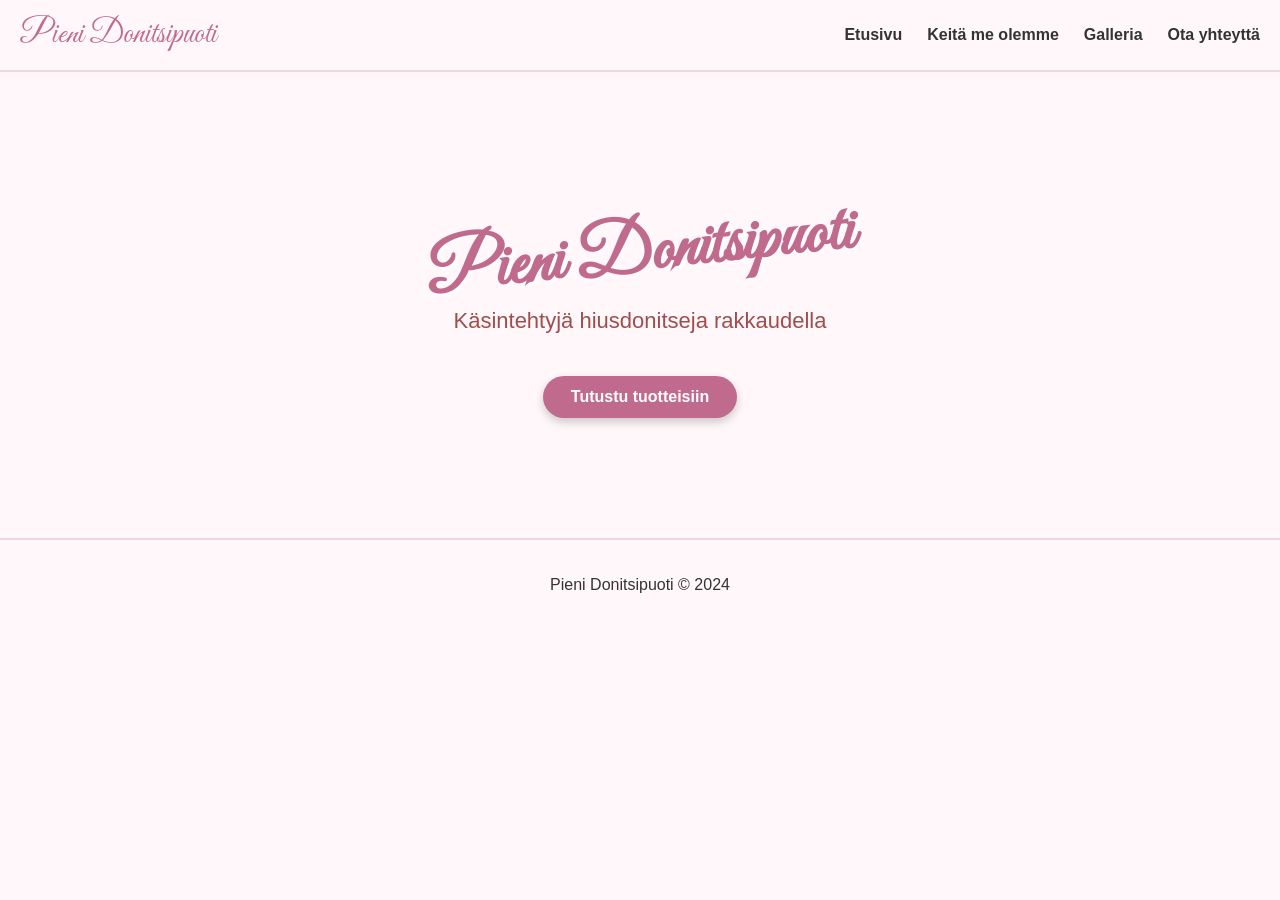
<file: index.html>
<!DOCTYPE html>
<html lang="fi">
<head>
  <meta charset="UTF-8">
  <meta name="viewport" content="width=device-width, initial-scale=1.0">
  <title>Pieni Donitsipuoti</title>

  <link rel="stylesheet" href="style.css">
  <link href="https://fonts.googleapis.com/css2?family=Great+Vibes&display=swap" rel="stylesheet">
</head>

<body>

<header>
  <nav class="navbar">
    <div class="nav-brand">Pieni Donitsipuoti</div>

    <button class="menu-toggle" aria-label="Valikko">☰</button>

    <ul class="nav-links">
      <li><a href="index.html">Etusivu</a></li>
      <li><a href="about.html">Keitä me olemme</a></li>
      <li><a href="gallery.html">Galleria</a></li>
      <li><a href="contact.html">Ota yhteyttä</a></li>
    </ul>
  </nav>
</header>

<!-- DONITSISADE -->
<div class="donitsi-sade">
  <img src="Scrunchie1.png" class="donitsi d1">
  <img src="Scrunchie2.png" class="donitsi d2">
  <img src="Scrunchie3.png" class="donitsi d3">
</div>

<!-- HERO -->
<section class="hero">
  <h1 class="hero-title">Pieni Donitsipuoti</h1>
  <p class="hero-subtitle">Käsintehtyjä hiusdonitseja rakkaudella</p>
  <a href="gallery.html" class="hero-btn">Tutustu tuotteisiin</a>
</section>

<footer class="footer">
  <p>Pieni Donitsipuoti © 2024</p>
</footer>

<script>
  const menuBtn = document.querySelector('.menu-toggle');
  const navLinks = document.querySelector('.nav-links');

  menuBtn.addEventListener('click', () => {
    navLinks.classList.toggle('show');
  });
</script>

</body>
</html>
</file>
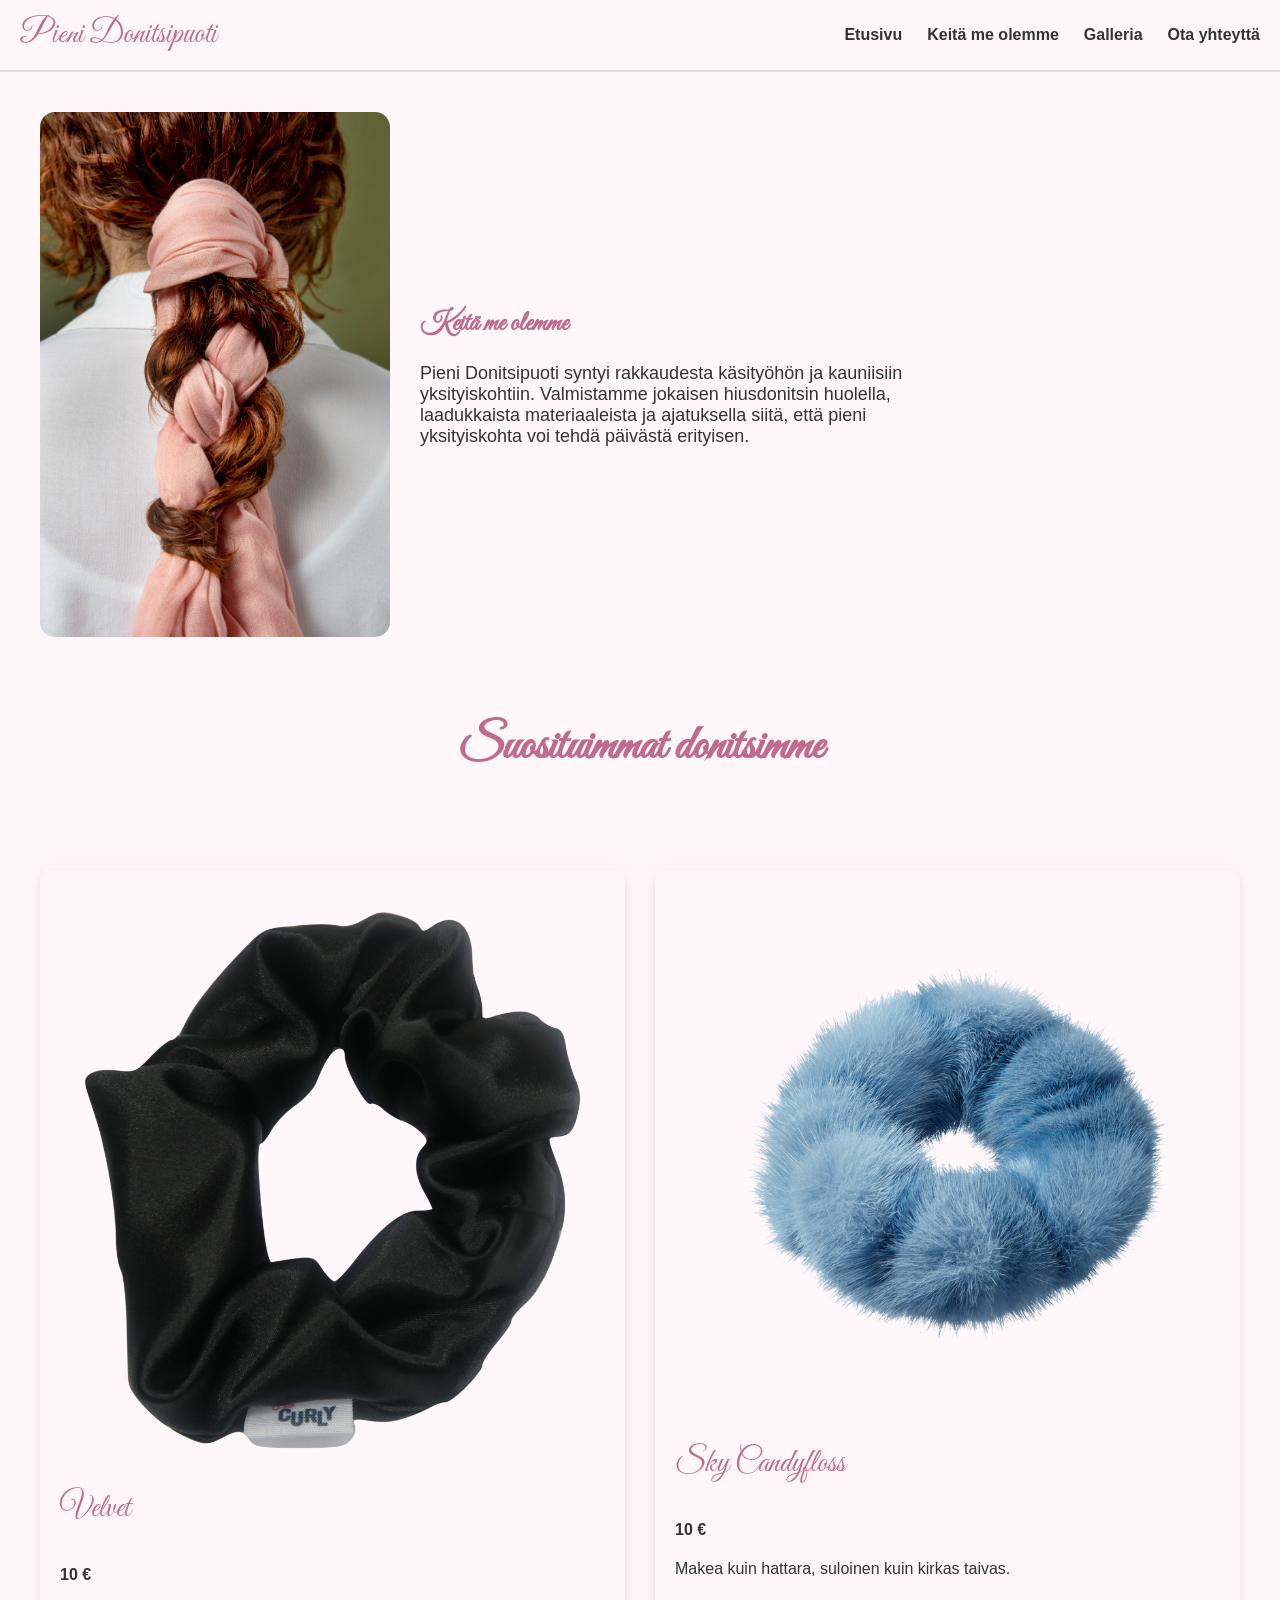
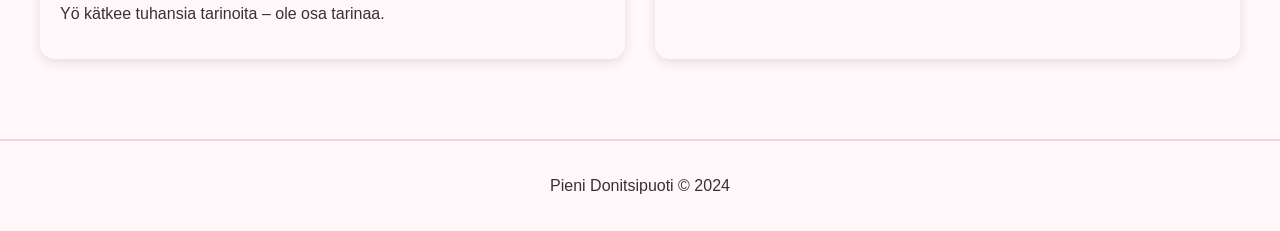
<file: about.html>
<!DOCTYPE html>
<html lang="fi">
<head>
  <meta charset="UTF-8">
  <meta name="viewport" content="width=device-width, initial-scale=1.0">
  <title>Keitä me olemme – Pieni Donitsipuoti</title>

  <link rel="stylesheet" href="style.css">
  <link href="https://fonts.googleapis.com/css2?family=Great+Vibes&display=swap" rel="stylesheet">
</head>

<body>

<header>
  <nav class="navbar">
    <div class="nav-brand">Pieni Donitsipuoti</div>

    <button class="menu-toggle" aria-label="Valikko">☰</button>

    <ul class="nav-links">
      <li><a href="index.html">Etusivu</a></li>
      <li><a href="about.html">Keitä me olemme</a></li>
      <li><a href="gallery.html">Galleria</a></li>
      <li><a href="contact.html">Ota yhteyttä</a></li>
    </ul>
  </nav>
</header>

<main>

<div class="about-wrapper">
  <img src="young-woman-wearing-handkerchief-as-hair-accessory.jpg" class="about-img">

  <div class="about-box">
    <h2>Keitä me olemme</h2>
    <p>
      Pieni Donitsipuoti syntyi rakkaudesta käsityöhön ja kauniisiin yksityiskohtiin.
      Valmistamme jokaisen hiusdonitsin huolella, laadukkaista materiaaleista ja
      ajatuksella siitä, että pieni yksityiskohta voi tehdä päivästä erityisen.
    </p>
  </div>
</div>

<h3 class="gallery-title">Suosituimmat donitsimme</h3>

<div class="gallery-container">

  <!-- Velvet -->
  <div class="gallery-item">
    <a href="gallery.html#scr1">
      <img src="Scrunchie1.png" alt="Velvet">
    </a>
    <p class="product-name">Velvet</p>
    <p class="product-price">10 €</p>
    <p class="product-desc">Yö kätkee tuhansia tarinoita – ole osa tarinaa.</p>
  </div>

  <!-- Sky Candyfloss -->
  <div class="gallery-item">
    <a href="gallery.html#scr2">
      <img src="Scrunchie2.png" alt="Sky Candyfloss">
    </a>
    <p class="product-name">Sky Candyfloss</p>
    <p class="product-price">10 €</p>
    <p class="product-desc">Makea kuin hattara, suloinen kuin kirkas taivas.</p>
  </div>

</div>

</main>

<footer class="footer">
  <p>Pieni Donitsipuoti © 2024</p>
</footer>

<script>
  const menuBtn = document.querySelector('.menu-toggle');
  const navLinks = document.querySelector('.nav-links');
  menuBtn.addEventListener('click', () => navLinks.classList.toggle('show'));
</script>

</body>
</html>
</file>
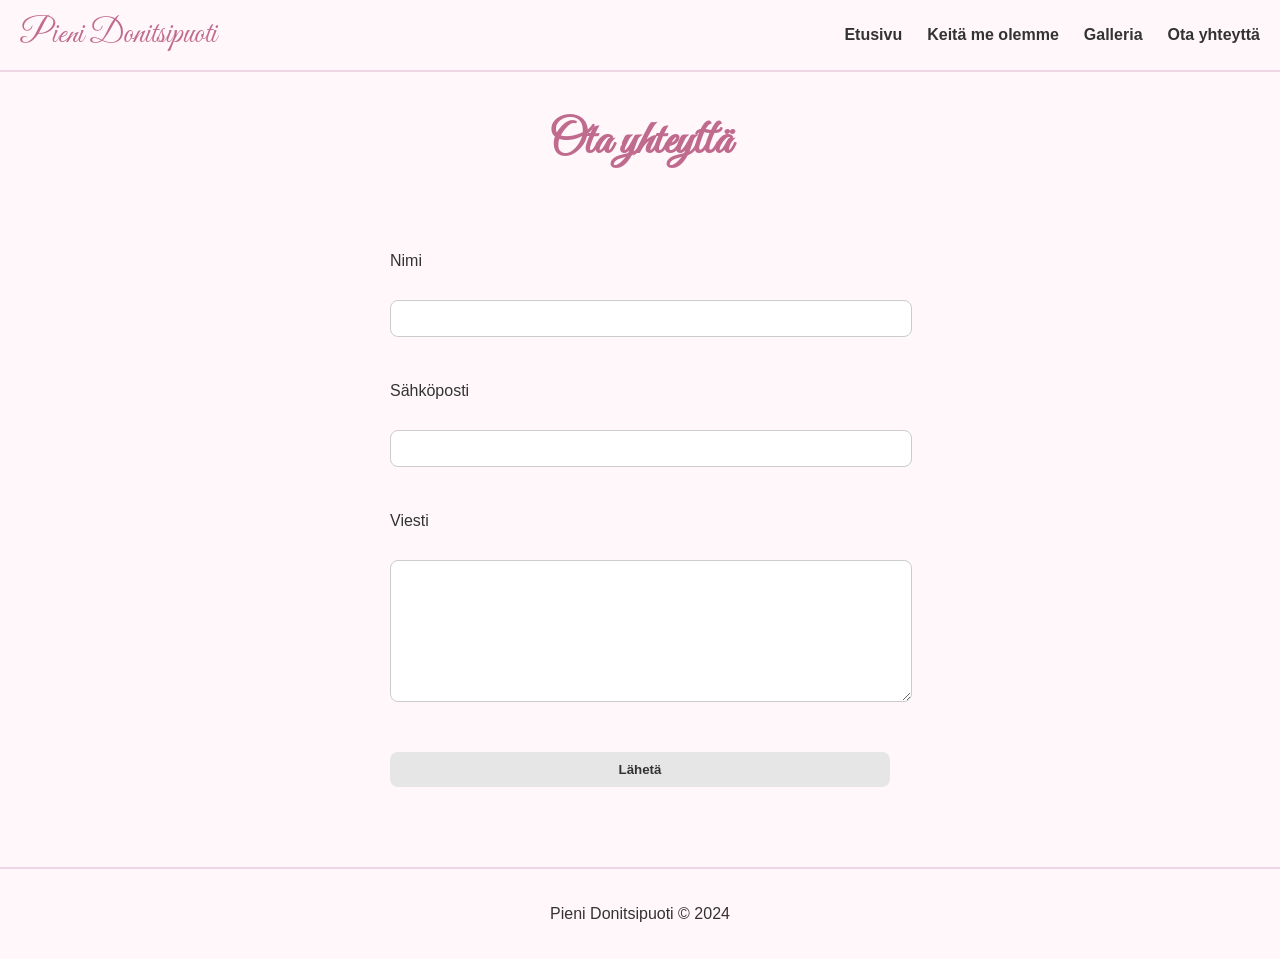
<file: contact.html>
<!DOCTYPE html>
<html lang="fi">
<head>
  <meta charset="UTF-8">
  <meta name="viewport" content="width=device-width, initial-scale=1.0">
  <title>Ota yhteyttä – Pieni Donitsipuoti</title>

  <link rel="stylesheet" href="style.css">
  <link href="https://fonts.googleapis.com/css2?family=Great+Vibes&display=swap" rel="stylesheet">
</head>

<body>

<header>
  <nav class="navbar">
    <div class="nav-brand">Pieni Donitsipuoti</div>

    <button class="menu-toggle" aria-label="Valikko">☰</button>

    <ul class="nav-links">
      <li><a href="index.html">Etusivu</a></li>
      <li><a href="about.html">Keitä me olemme</a></li>
      <li><a href="gallery.html">Galleria</a></li>
      <li><a href="contact.html">Ota yhteyttä</a></li>
    </ul>
  </nav>
</header>

<main>

<h2 class="gallery-title">Ota yhteyttä</h2>

<div class="gallery-container" style="max-width:500px; margin:auto;">

  <label>Nimi</label>
  <input type="text" style="padding:10px; border-radius:8px; border:1px solid #ccc; width:100%;">

  <label style="margin-top:15px;">Sähköposti</label>
  <input type="email" style="padding:10px; border-radius:8px; border:1px solid #ccc; width:100%;">

  <label style="margin-top:15px;">Viesti</label>
  <textarea style="padding:10px; border-radius:8px; border:1px solid #ccc; width:100%; height:120px;"></textarea>

  <button class="add-cart" style="margin-top:20px;">Lähetä</button>

</div>

</main>

<footer class="footer">
  <p>Pieni Donitsipuoti © 2024</p>
</footer>

<script>
  const menuBtn = document.querySelector('.menu-toggle');
  const navLinks = document.querySelector('.nav-links');
  menuBtn.addEventListener('click', () => navLinks.classList.toggle('show'));
</script>

</body>
</html>
</file>
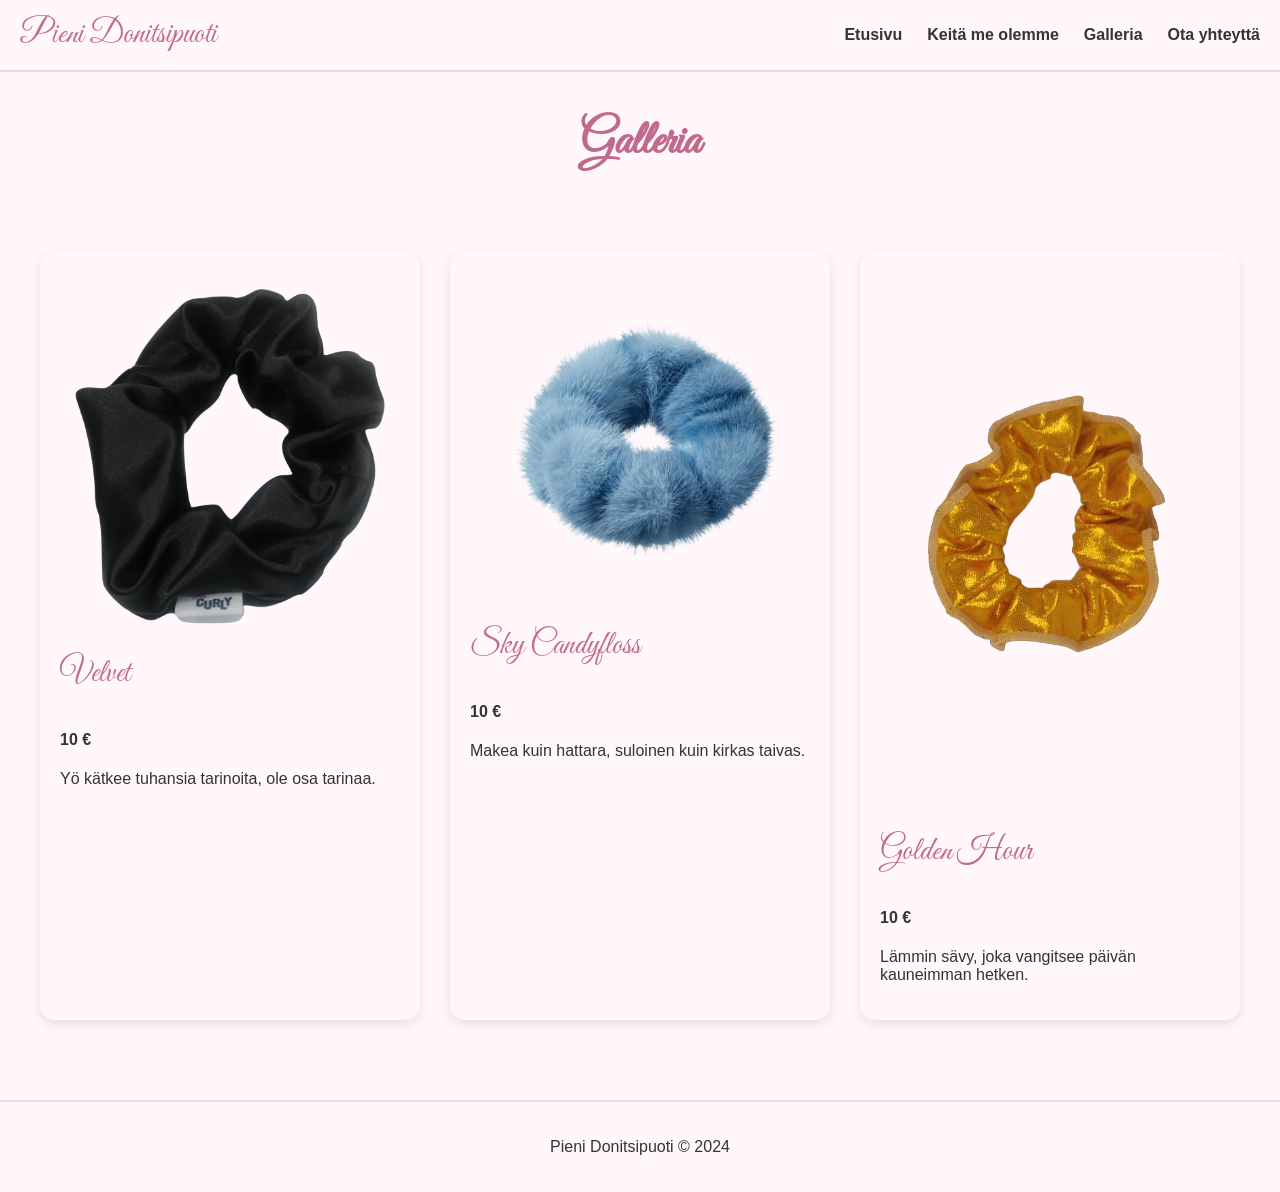
<file: gallery.html>
<!DOCTYPE html>
<html lang="fi">
<head>
  <meta charset="UTF-8">
  <meta name="viewport" content="width=device-width, initial-scale=1.0">
  <title>Galleria – Pieni Donitsipuoti</title>

  <link rel="stylesheet" href="style.css">
  <link href="https://fonts.googleapis.com/css2?family=Great+Vibes&display=swap" rel="stylesheet">
</head>

<body>

<header>
  <nav class="navbar">
    <div class="nav-brand">Pieni Donitsipuoti</div>

    <button class="menu-toggle" aria-label="Valikko">☰</button>

    <ul class="nav-links">
      <li><a href="index.html">Etusivu</a></li>
      <li><a href="about.html">Keitä me olemme</a></li>
      <li><a href="gallery.html">Galleria</a></li>
      <li><a href="contact.html">Ota yhteyttä</a></li>
    </ul>
  </nav>
</header>

<main>

<h2 class="gallery-title">Galleria</h2>

<div class="gallery-container">

  <!-- Velvet -->
  <div class="gallery-item">
    <a href="#scr1">
      <img src="Scrunchie1.png" alt="Velvet">
    </a>
    <p class="product-name">Velvet</p>
    <p class="product-price">10 €</p>
    <p class="product-desc">
      Yö kätkee tuhansia tarinoita, ole osa tarinaa.
    </p>
  </div>

  <!-- Sky Candyfloss -->
  <div class="gallery-item">
    <a href="#scr2">
      <img src="Scrunchie2.png" alt="Sky Candyfloss">
    </a>
    <p class="product-name">Sky Candyfloss</p>
    <p class="product-price">10 €</p>
    <p class="product-desc">
      Makea kuin hattara, suloinen kuin kirkas taivas.
    </p>
  </div>

  <!-- Golden Hour -->
  <div class="gallery-item">
    <a href="#scr3">
      <img src="Scrunchie3.png" alt="Golden Hour">
    </a>
    <p class="product-name">Golden Hour</p>
    <p class="product-price">10 €</p>
    <p class="product-desc">
      Lämmin sävy, joka vangitsee päivän kauneimman hetken.
    </p>
  </div>

</div>

<!-- POPUPIT -->
<div id="scr1" class="popup">
  <a href="#" class="close">×</a>
  <h2>Velvet</h2>
  <img src="Scrunchie1.png" class="popup-img">
</div>

<div id="scr2" class="popup">
  <a href="#" class="close">×</a>
  <h2>Sky Candyfloss</h2>
  <img src="Scrunchie2.png" class="popup-img">
</div>

<div id="scr3" class="popup">
  <a href="#" class="close">×</a>
  <h2>Golden Hour</h2>
  <img src="Scrunchie3.png" class="popup-img">
</div>

</main>

<footer class="footer">
  <p>Pieni Donitsipuoti © 2024</p>
</footer>

<script>
  const menuBtn = document.querySelector('.menu-toggle');
  const navLinks = document.querySelector('.nav-links');
  menuBtn.addEventListener('click', () => navLinks.classList.toggle('show'));
</script>

</body>
</html>
</file>
<file: style.css>
/* ------------------------------
   YLEISET TYYLIT
--------------------------------*/

body {
  margin: 0;
  padding: 0;
  font-family: Arial, sans-serif;
  background-color: #fff7fa;
  color: #333;
}

h2, h3 {
  font-family: 'Great Vibes', cursive;
  color: #c06b8e;
}

/* ------------------------------
   NAVIGAATIO + MOBIILIVALIKKO
--------------------------------*/

.navbar {
  display: flex;
  justify-content: space-between;
  align-items: center;
  padding: 15px 20px;
  background-color: #fff7fa;
  border-bottom: 2px solid #f0d6e2;
  position: relative;
}

.nav-brand {
  font-family: 'Great Vibes', cursive;
  font-size: 32px;
  color: #c06b8e;
}

.nav-links {
  list-style: none;
  display: flex;
  gap: 25px;
  margin: 0;
  padding: 0;
}

.nav-links li a {
  text-decoration: none;
  color: #333;
  font-weight: 600;
}

.menu-toggle {
  display: none;
  background: #e6e6e6;
  border: none;
  padding: 8px 12px;
  border-radius: 8px;
  font-size: 22px;
  cursor: pointer;
}

/* --- MOBIILISSA --- */
@media (max-width: 768px) {

  .nav-links {
    display: none;
    position: absolute;
    top: 70px;
    right: 20px;
    background: #fff7fa;
    flex-direction: column;
    gap: 15px;
    padding: 20px;
    border-radius: 12px;
    box-shadow: 0 4px 12px rgba(0,0,0,0.15);
    border: 1px solid #f0d6e2;
    z-index: 999;
  }

  .nav-links.show {
    display: flex;
  }

  .menu-toggle {
    display: block;
  }
}

/* ------------------------------
   ABOUT-SIVU
--------------------------------*/

.about-wrapper {
  display: flex;
  flex-wrap: wrap;
  padding: 40px;
  gap: 30px;
  align-items: center;
}

.about-img {
  width: 350px;
  border-radius: 15px;
}

.about-box {
  max-width: 500px;
  font-size: 18px;
}

/* ------------------------------
   BOOTSTRAP-KORTIT ABOUT-SIVULLA
--------------------------------*/

.card {
  height: 100%;
  display: flex;
  flex-direction: column;
  border-radius: 15px;
  overflow: hidden;
  border: none;
  box-shadow: 0 4px 12px rgba(0,0,0,0.1);
}

.card-body {
  flex-grow: 1;
  display: flex;
  flex-direction: column;
  justify-content: space-between;
  background-color: #fff7fa;
}

.card-title {
  font-family: 'Great Vibes', cursive;
  font-size: 28px;
  color: #c06b8e;
}

.btn-readmore {
  background-color: #e6e6e6;
  color: #333;
  border: none;
  padding: 10px;
  border-radius: 8px;
  width: 100%;
  text-align: center;
  display: block;
  font-weight: 600;
  margin-top: auto;
}

.btn-readmore:hover {
  background-color: #d4d4d4;
}

/* ------------------------------
   GALLERIA
--------------------------------*/

.gallery-title {
  text-align: center;
  font-family: 'Great Vibes', cursive;
  font-size: 48px;
  color: #c06b8e;
  margin-top: 40px;
}

.gallery-container {
  display: grid;
  grid-template-columns: repeat(auto-fit, minmax(260px, 1fr));
  gap: 30px;
  padding: 40px;
}

.gallery-item {
  background: #fff7fa;
  padding: 20px;
  border-radius: 15px;
  box-shadow: 0 4px 12px rgba(0,0,0,0.1);
  display: flex;
  flex-direction: column;
}

.gallery-item img {
  width: 100%;
  border-radius: 10px;
}

.product-name {
  font-family: 'Great Vibes', cursive;
  font-size: 32px;
  color: #c06b8e;
  margin-top: 10px;
}

.product-price {
  font-weight: bold;
  margin: 5px 0;
}

.add-cart {
  background-color: #e6e6e6;
  color: #333;
  border: none;
  padding: 10px;
  border-radius: 8px;
  width: 100%;
  font-weight: 600;
  cursor: pointer;
  margin-top: auto;
}

.add-cart:hover {
  background-color: #d4d4d4;
}

/* ------------------------------
   POPUPIT
--------------------------------*/

.popup {
  display: none;
  position: fixed;
  top: 50%;
  left: 50%;
  transform: translate(-50%, -50%);
  background: white;
  padding: 25px;
  border-radius: 12px;
  box-shadow: 0 0 20px rgba(0,0,0,0.4);
  z-index: 1001;
  max-width: 90%;
  width: 400px;
  text-align: center;
}

.popup:target {
  display: block;
}

.popup-img {
  width: 100%;
  border-radius: 10px;
  margin-top: 10px;
}

.popup h2 {
  font-family: 'Great Vibes', cursive;
  font-size: 36px;
  color: #c06b8e;
  margin-bottom: 10px;
}

.close {
  position: absolute;
  top: 10px;
  right: 15px;
  font-size: 28px;
  text-decoration: none;
  color: #333;
}

.close:hover {
  color: #000;
}

/* Taustahäivytys */
.popup:target::before {
  content: "";
  position: fixed;
  top: 0;
  left: 0;
  width: 100%;
  height: 100%;
  background: rgba(0,0,0,0.6);
  z-index: -1;
}

/* ------------------------------
   FOOTER
--------------------------------*/

.footer {
  text-align: center;
  padding: 20px;
  background-color: #fff7fa;
  border-top: 2px solid #f0d6e2;
  margin-top: 40px;
}

  top: 10px;
  right: 15px;
  font-size: 28px;
  text-decoration: none;
  color: #333;
}

.close:hover {
  color: #000;
}

/* Taustahäivytys */
.popup:target::before {
  content: "";
  position: fixed;
  top: 0;
  left: 0;
  width: 100%;
  height: 100%;
  background: rgba(0,0,0,0.6);
  z-index: -1;
}
/* --- MOBIILIVALIKKO --- */

.navbar {
  display: flex;
  justify-content: space-between;
  align-items: center;
  padding: 15px 20px;
  background-color: #fff7fa;
  border-bottom: 2px solid #f0d6e2;
}

.nav-brand {
  font-family: 'Great Vibes', cursive;
  font-size: 32px;
  color: #c06b8e;
}

.nav-links {
  list-style: none;
  display: flex;
  gap: 25px;
}

.nav-links li a {
  text-decoration: none;
  color: #333;
  font-weight: 600;
}

.menu-toggle {
  display: none;
  background: #e6e6e6;
  border: none;
  padding: 8px 12px;
  border-radius: 8px;
  font-size: 22px;
  cursor: pointer;
}

/* --- MOBIILISSA --- */
@media (max-width: 768px) {

  .nav-links {
    display: none;
    position: absolute;
    top: 70px;
    right: 20px;
    background: #fff7fa;
    flex-direction: column;
    gap: 15px;
    padding: 20px;
    border-radius: 12px;
    box-shadow: 0 4px 12px rgba(0,0,0,0.15);
    border: 1px solid #f0d6e2;
  }

  .nav-links.show {
    display: flex;
  }

  .menu-toggle {
    display: block;
  }
}
/* ------------------------------
   ETUSIVU: HERO + DONITSISADE
--------------------------------*/

/* Donitsisade */
.donitsi-sade img {
  position: fixed;
  top: -150px;
  width: 80px;
  animation: fall linear infinite;
  z-index: 1;
  opacity: 0.9;
}

@keyframes fall {
  0% { transform: translateY(-150px) rotate(0deg); }
  100% { transform: translateY(120vh) rotate(360deg); }
}

.d1 { left: 10vw; animation-duration: 7s; }
.d2 { left: 50vw; animation-duration: 5s; }
.d3 { left: 80vw; animation-duration: 6s; }

/* HERO-ALUE */
.hero {
  text-align: center;
  padding: 80px 20px;
  position: relative;
  z-index: 10;
}

/* Kaareva otsikko */
.hero-title {
  font-family: 'Great Vibes', cursive;
  font-size: 70px;
  color: #c06b8e;
  margin-bottom: 10px;
  transform: rotate(-6deg);
  text-shadow: 2px 2px 0 #fff;
}

/* Hero-kuva (jos lisäät sen HTML:ään) */
.hero-img {
  width: 100%;
  max-width: 450px;
  margin: 20px auto;
  display: block;
  border-radius: 12px;
  box-shadow: 0 4px 10px rgba(0,0,0,0.15);
}

/* Alaotsikko */
.hero-subtitle {
  font-size: 22px;
  color: #a14d4d;
  margin-top: 10px;
}

/* Nappi */
.hero-btn {
  display: inline-block;
  margin-top: 20px;
  padding: 12px 28px;
  background: #c06b8e;
  color: white;
  border-radius: 30px;
  text-decoration: none;
  font-weight: bold;
  box-shadow: 0 4px 10px rgba(0,0,0,0.2);
}

.hero-btn:hover {
  background: #a85775;
}

/* Mobiili */
@media (max-width: 600px) {
  .hero-title {
    font-size: 48px;
  }
  .hero-img {
    max-width: 80%;
  }
}
</file>
